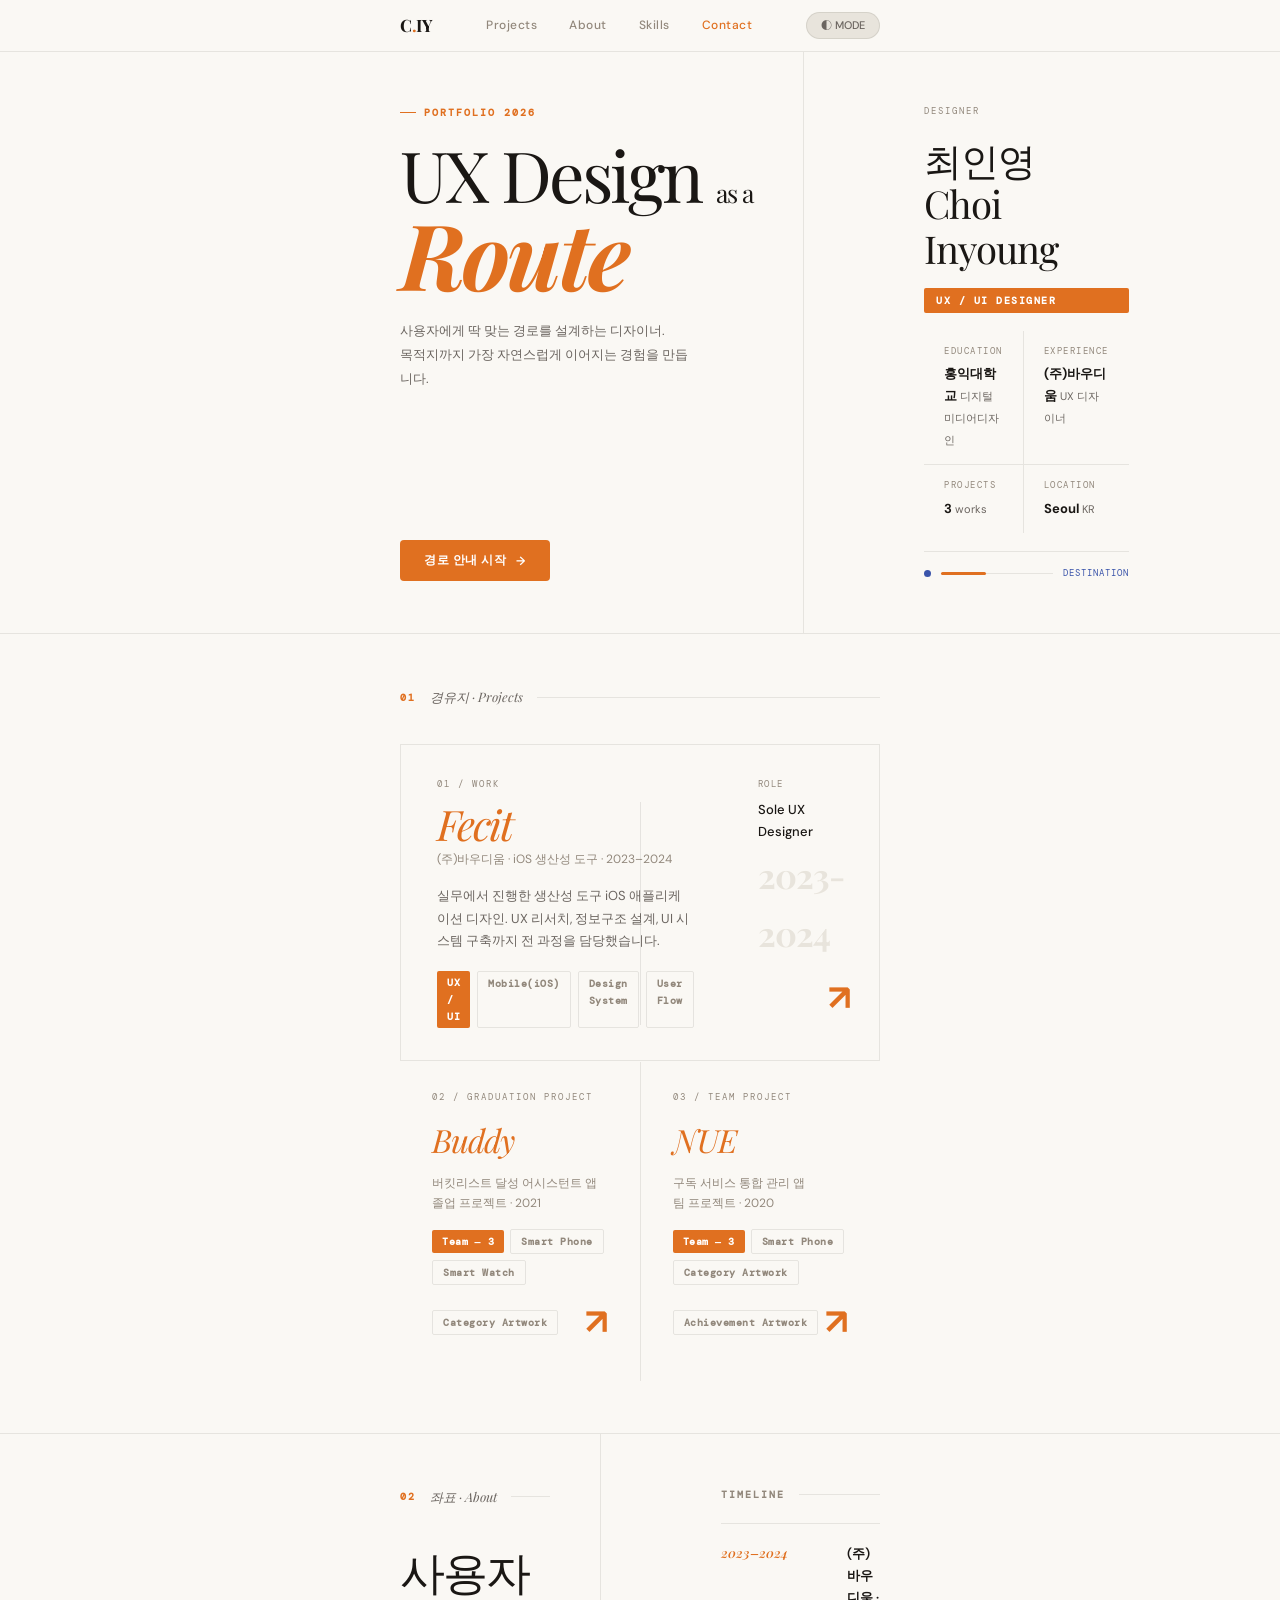
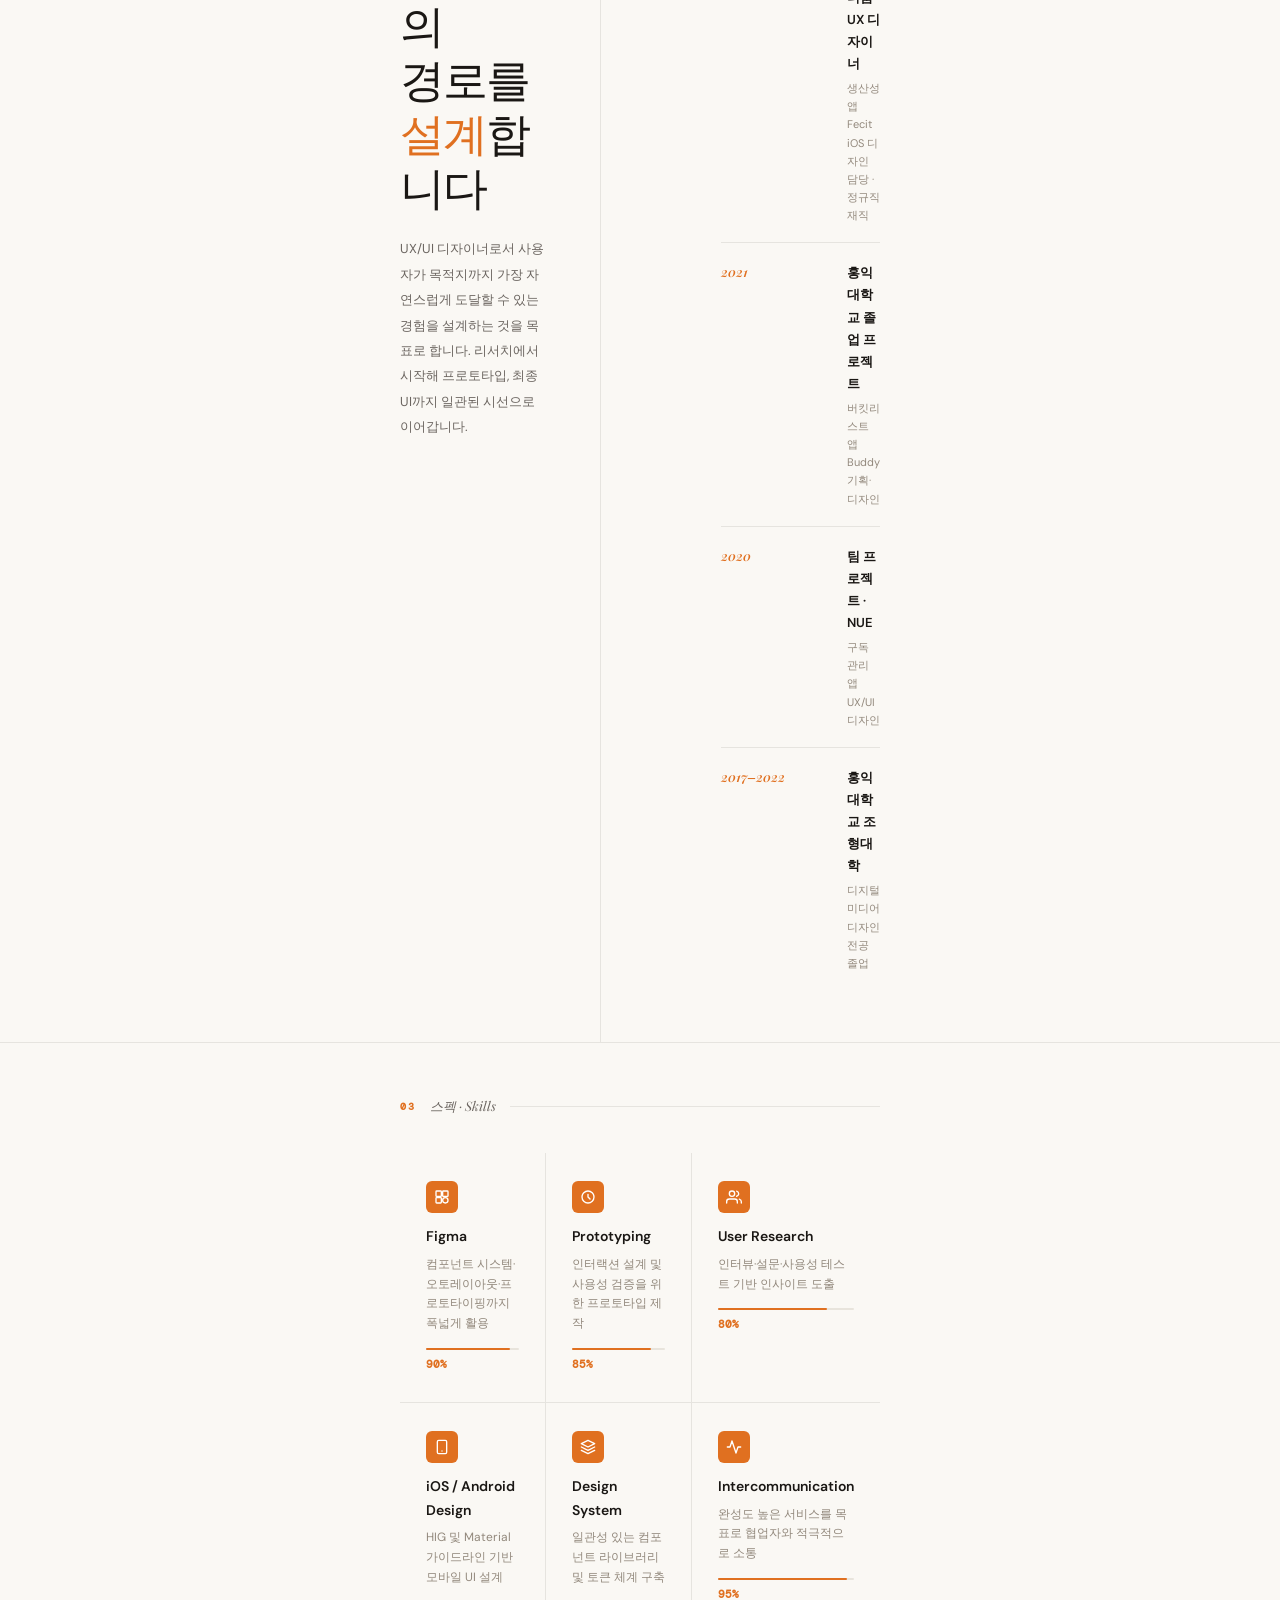
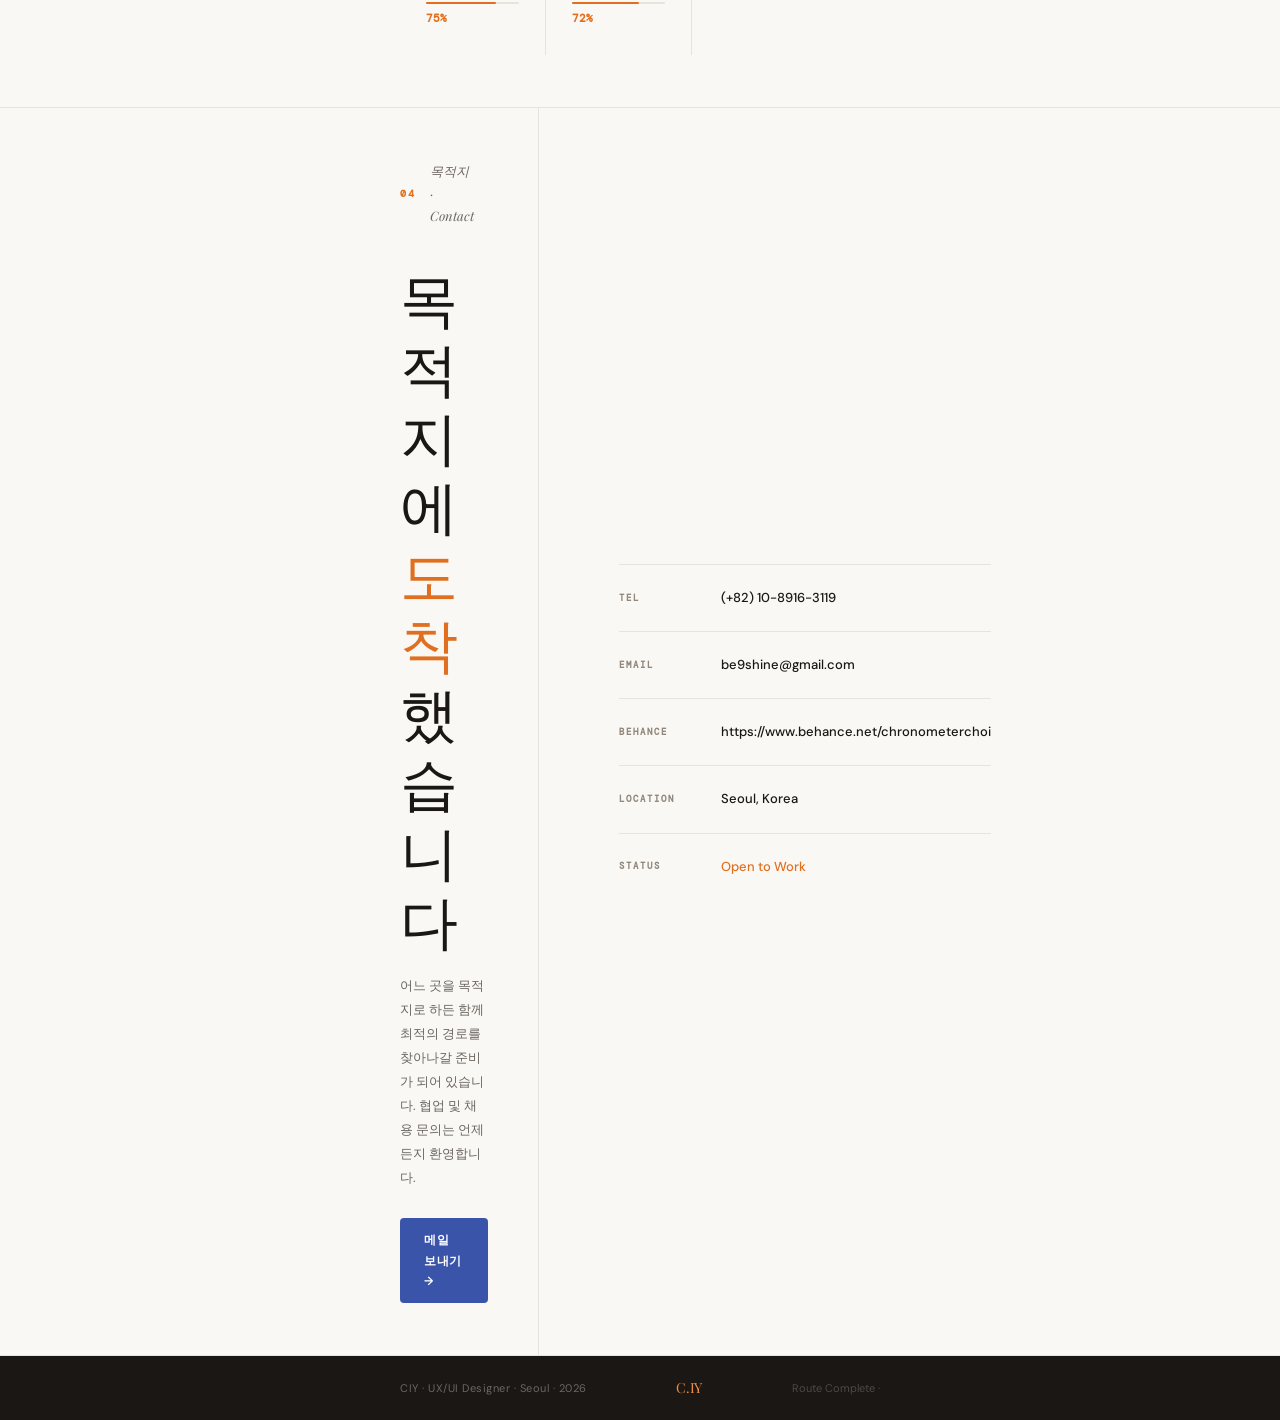
<file: index.html>
<!DOCTYPE html>
<html lang="ko" data-theme="light">
<head>
  <meta charset="UTF-8"/>
  <meta name="viewport" content="width=device-width, initial-scale=1.0"/>
  <title>Choi Inyoung — UX/UI Designer</title>
  <link rel="preconnect" href="https://fonts.googleapis.com"/>
  <link rel="preconnect" href="https://fonts.gstatic.com" crossorigin/>
  <link href="https://fonts.googleapis.com/css2?family=Playfair+Display:ital,wght@0,700;1,400;1,700&family=DM+Sans:wght@300;400;500&family=DM+Mono:wght@400;500&display=swap" rel="stylesheet"/>
  <style>
    /* ── TOKENS ─────────────────────────────────────────── */
    :root {
      --bg:      #FAF8F4;
      --bg2:     #F2EFE9;
      --bg3:     #E8E4DC;
      --ink:     #1A1714;
      --ink2:    #6B6560;
      --ink3:    #92887c;
      --acc:     #E07020;
      --acc-d:   #B85810;
      --acc-l:   #F08C40;
      --acc2:    #3a54aa;
      --line:    rgba(26,23,20,0.09);
      --serif:   'Playfair Display', Georgia, serif;
      --sans:    'DM Sans', -apple-system, sans-serif;
      --mono:    'DM Mono', 'Courier New', monospace;
    }
    [data-theme="dark"] {
      --bg:      #131110;
      --bg2:     #1C1A18;
      --bg3:     #272420;
      --ink:     #F0EDE8;
      --ink2:    #d6cec7;
      --ink3:    #bbb1a7;
      --acc:     #F4911F;
      --acc-d:   #D07010;
      --acc-l:   #FFAC50;
      --acc2:    #31429e;
      --line:    rgba(240,237,232,0.08);
    }

    /* ── RESET ──────────────────────────────────────────── */
    *, *::before, *::after { box-sizing: border-box; margin: 0; padding: 0; }
    html { scroll-behavior: smooth; }
    body {
      background: var(--bg);
      color: var(--ink);
      font-family: var(--sans);
      font-size: 14px;
      line-height: 1.7;
      transition: background .4s, color .4s;
      overflow-x: hidden;
    }
    a { color: inherit; text-decoration: none; }
    img { display: block; max-width: 100%; }

    /* ── NAV ─────────────────────────────────────────────── */
    .nav {
      position: sticky; top: 0; z-index: 100;
      background: var(--bg);
      border-bottom: 1px solid var(--line);
      display: flex; align-items: center;
      padding: 0 400px; height: 52px;
      transition: background .4s;
    }
    .nav-logo {
      font-family: var(--serif);
      font-size: 17px; font-weight: 700;
      color: var(--ink); letter-spacing: -.5px;
    }
    .nav-logo span { color: var(--acc); }
    .nav-items {
      display: flex; gap: 32px; margin: 0 auto;
    }
    .nav-item {
      font-size: 12px; color: var(--ink3);
      cursor: pointer; letter-spacing: .5px;
      font-weight: 500; transition: color .2s;
    }
    .nav-item:hover { color: var(--ink); }
    .nav-right { display: flex; align-items: center; gap: 12px; }
    .mode-btn {
      background: var(--bg3); border: 1px solid var(--line);
      color: var(--ink2); font-size: 11px;
      padding: 5px 14px; border-radius: 20px;
      cursor: pointer; font-weight: 500;
      transition: all .3s; font-family: var(--sans);
    }
    .mode-btn:hover { background: var(--bg2); color: var(--ink); }

    /* ── SECTION FADE-IN ─────────────────────────────────── */
    .reveal {
      opacity: 0; transform: translateY(28px);
      transition: opacity .7s ease, transform .7s ease;
    }
    .reveal.visible { opacity: 1; transform: translateY(0); }

    /* ── SHARED LAYOUT ───────────────────────────────────── */
    .sec-pad { padding: 52px 400px; border-bottom: 1px solid var(--line); }
    .sec-eyebrow {
      display: flex; align-items: center; gap: 14px; margin-bottom: 36px;
    }
    .eyebrow-num {
      font-size: 10px; color: var(--acc);
      font-weight: 600; letter-spacing: 2px;
      font-family: var(--mono);
    }
    .eyebrow-title {
      font-family: var(--serif); font-size: 13px;
      color: var(--ink2); font-style: italic;
    }
    .eyebrow-line { flex: 1; height: 1px; background: var(--line); }

    /* ── HERO ────────────────────────────────────────────── */
    .hero {
      display: grid; grid-template-columns: 1fr 1fr;
      border-bottom: 1px solid var(--line);
    }
    .hero-l {
      padding: 52px 50px 52px 400px;
      display: flex; flex-direction: column;
      justify-content: space-between; gap: 24px;
      border-right: 1px solid var(--line);
    }
    .hero-r {
      padding: 52px 400px 52px 120px;
      display: flex; flex-direction: column;
      justify-content: center; gap: 18px;
    }
    .issue-tag {
      display: inline-flex; align-items: center; gap: 8px;
      font-size: 10px; letter-spacing: 2px;
      color: var(--acc); font-weight: 600;
      font-family: var(--mono);
    }
    .issue-tag::before {
      content: ''; width: 16px; height: 1px; background: var(--acc);
    }
    .hero-headline {
      font-family: var(--serif);
      font-size: clamp(44px, 5.5vw, 80px);
      line-height: .95; letter-spacing: -3px; color: var(--ink);
    }
    .hero-headline em { color: var(--acc); font-style: italic; }
    .hero-sub {
      font-size: 13px; color: var(--ink2);
      line-height: 1.85; max-width: 300px;
    }
    .hero-cta {
      display: inline-flex; align-items: center; gap: 10px;
      background: var(--acc); color: #fff;
      font-size: 12px; font-weight: 600; letter-spacing: .5px;
      padding: 12px 24px; border-radius: 4px; border: none;
      cursor: pointer; transition: background .25s;
      width: fit-content; font-family: var(--sans);
    }
    .hero-cta:hover { background: var(--acc-d); }
    .cta-arrow { transition: transform .2s; }
    .hero-cta:hover .cta-arrow { transform: translateX(4px); }
    .vol-label {
      font-size: 9px; color: var(--ink3);
      letter-spacing: 2px; font-family: var(--mono);
    }
    .name-stack {
      font-family: var(--serif);
      font-size: clamp(26px, 3vw, 42px);
      color: var(--ink); line-height: 1.15; letter-spacing: -1px;
    }
    .role-pill {
      display: inline-block; background: var(--acc); color: #fff;
      font-size: 10px; font-weight: 600; letter-spacing: 1.5px;
      padding: 4px 12px; border-radius: 2px;
      font-family: var(--mono);
    }
    .hero-meta {
      display: grid; grid-template-columns: 1fr 1fr;
      gap: 1px; background: var(--line);
    }
    .meta-cell {
      background: var(--bg); padding: 13px 20px;
      transition: background .4s;
    }
    .meta-label {
      font-size: 9px; color: var(--ink3);
      letter-spacing: 1.5px; margin-bottom: 4px;
      font-family: var(--mono);
    }
    .meta-val { font-size: 13px; font-weight: 700; color: var(--ink); }
    .meta-val small {
      font-size: 11px; font-weight: 400; color: var(--ink2);
    }
    .route-strip {
      border-top: 1px solid var(--line); padding-top: 14px;
      display: flex; align-items: center; gap: 10px;
    }
    .route-node {
      width: 7px; height: 7px; border-radius: 50%;
      background: var(--acc2); flex-shrink: 0;
    }
    .route-dash {
      flex: 1; height: 1px; background: var(--line); position: relative;
    }
    .route-dash::after {
      content: ''; position: absolute; top: -1px; left: 0;
      height: 3px; width: 40%; background: var(--acc); border-radius: 2px;
    }
    .route-end {
      font-size: 9px; color: var(--acc2);
      letter-spacing: 1px; font-family: var(--mono);
    }

    /* ── PROJECTS ────────────────────────────────────────── */
    .proj-feature {
      display: grid; grid-template-columns: 1fr 1fr;
      border: 1px solid var(--line); margin-bottom: 1px;
      transition: border-color .2s;
    }
    .proj-feature:hover { border-color: var(--acc); }
    .feat-main {
      padding: 32px 36px; cursor: pointer;
    }
    .feat-num {
      font-size: 9px; color: var(--ink3);
      letter-spacing: 2px; margin-bottom: 10px;
      font-family: var(--mono);
    }
    .feat-name {
      font-family: var(--serif); font-size: 42px;
      color: var(--ink); letter-spacing: -2px;
      line-height: 1; margin-bottom: 4px;
    }
    .feat-em { color: var(--acc); font-style: italic; }
    .feat-org {
      font-size: 12px; color: var(--ink3); margin-bottom: 16px;
    }
    .feat-desc {
      font-size: 13px; color: var(--ink2);
      line-height: 1.75; max-width: 360px;
    }
    .feat-tags { display: flex; gap: 7px; margin-top: 18px; }
    .feat-tag {
      font-size: 10px; font-weight: 600;
      padding: 3px 10px; border-radius: 2px; letter-spacing: .5px;
      font-family: var(--mono);
    }
    .tag-acc { background: var(--acc); color: #fff; }
    .tag-out { border: 1px solid var(--line); color: var(--ink3); }
    .feat-side {
      padding: 32px 28px;
      display: flex; flex-direction: column;
      justify-content: space-between;
      align-items: flex-start;
    }
    .feat-side::before {
      content: '';
      position: absolute;
      left: 50%; top: 21%;
      height: 28%;
      width: 1px;
      background: var(--line);
    }
    .side-role-label {
      font-size: 9px; color: var(--ink3);
      letter-spacing: 1.5px; margin-bottom: 6px;
      font-family: var(--mono);
    }
    .side-role-val {
      font-size: 13px; color: var(--ink); font-weight: 500;
    }
    .side-year {
      font-family: var(--serif); font-size: 34px;
      color: var(--bg3); font-weight: 700;
      letter-spacing: -1px; transition: color .4s;
    }
    .side-arr {
      font-size: 36px; color: var(--acc);
      font-weight: 700; align-self: flex-end; margin-left: auto;
    }
    .proj-small-row {
      display: grid; grid-template-columns: 1fr 1fr;
      gap: 1px; background: var(--line);
    }
    .proj-small {
      background: var(--bg); padding: 28px 32px;
      cursor: pointer; transition: background .2s;
      display: flex; flex-direction: column;
    }
    .proj-small:hover { background: var(--bg2); }
    .ps-num {
      font-size: 9px; color: var(--ink3);
      letter-spacing: 2px; margin-bottom: 8px;
      font-family: var(--mono);
    }
    .ps-name {
      font-family: var(--serif); font-size: 32px;
      color: var(--ink); letter-spacing: -1px; margin-bottom: 6px;
    }
    .ps-sub {
      font-size: 12px; color: var(--ink3);
      margin-bottom: 16px; flex: 1; line-height: 1.65;
    }
    .ps-foot {
      display: flex; justify-content: flex-start; align-items: center;
      gap: 6px; flex-wrap: wrap;
    }
    .ps-tag {
      font-size: 10px; font-weight: 600;
      padding: 3px 10px; border-radius: 2px;
      letter-spacing: .5px; font-family: var(--mono);
    }
    .ps-tag-acc { background: var(--acc); color: #fff; }
    .ps-tag-out { border: 1px solid var(--line); color: var(--ink3); }
    .ps-arr { font-size: 36px; color: var(--acc); font-weight: 700; margin-left: auto; }

    /* ── ABOUT ───────────────────────────────────────────── */
    .about-sec {
      display: grid; grid-template-columns: 1fr 1fr;
      border-bottom: 1px solid var(--line);
    }
    .about-l { padding: 52px 50px 52px 400px; border-right: 1px solid var(--line); }
    .about-big {
      font-family: var(--serif);
      font-size: clamp(32px, 3.5vw, 58px);
      letter-spacing: -2px; line-height: 1.2;
      color: var(--ink); margin-bottom: 24px;
    }
    .about-big em { color: var(--acc); font-style: normal; }
    .about-body {
      font-size: 13px; color: var(--ink2);
      line-height: 1.95; max-width: 440px;
    }
    .about-r { padding: 52px 400px 52px 120px; }
    .tl-item {
      display: grid; grid-template-columns: 110px 1fr;
      gap: 16px; padding: 18px 0;
      border-top: 1px solid var(--line);
    }
    .tl-yr {
      font-size: 13px; color: var(--acc); font-weight: 600;
      padding-top: 0; font-family: var(--serif);
      font-style: italic;
    }
    .tl-t {
      font-size: 13px; font-weight: 600;
      color: var(--ink); margin-bottom: 4px;
      padding-top: 1px;
    }
    .tl-s { font-size: 11px; color: var(--ink3); line-height: 1.65; }

    /* ── SKILLS ──────────────────────────────────────────── */
    .skills-grid {
      display: grid; grid-template-columns: repeat(3, 1fr);
      gap: 1px; background: var(--line);
    }
    .sk-cell {
      background: var(--bg); padding: 28px 26px;
      transition: background .2s;
    }
    .sk-cell:hover { background: var(--bg2); }
    .sk-icon {
      width: 32px; height: 32px; border-radius: 6px;
      background: var(--acc); margin-bottom: 12px;
      display: flex; align-items: center; justify-content: center;
    }
    .sk-icon svg {
      width: 16px; height: 16px; stroke: #fff;
      fill: none; stroke-width: 2; stroke-linecap: round;
      stroke-linejoin: round;
    }
    .sk-name {
      font-size: 14px; font-weight: 600;
      color: var(--ink); margin-bottom: 6px;
    }
    .sk-desc {
      font-size: 12px; color: var(--ink3);
      line-height: 1.65; margin-bottom: 14px;
    }
    .sk-bar { height: 2px; background: var(--bg3); border-radius: 1px; }
    .sk-fill { height: 2px; background: var(--acc); border-radius: 1px; }
    .sk-pct {
      font-size: 11px; color: var(--acc);
      font-weight: 600; margin-top: 5px;
      font-family: var(--mono);
    }

    /* ── CONTACT ─────────────────────────────────────────── */
    .contact-sec {
      display: grid; grid-template-columns: 1fr 1fr;
      border-bottom: 1px solid var(--line);
    }
    .contact-l {
      padding: 52px 50px 52px 400px; border-right: 1px solid var(--line);
      display: flex; flex-direction: column; justify-content: space-between;
    }
    .contact-big {
      font-family: var(--serif);
      font-size: clamp(36px, 4.5vw, 64px);
      letter-spacing: -3px; line-height: 1.2;
      color: var(--ink); margin-bottom: 20px;
    }
    .contact-big em { color: var(--acc); font-style: normal; }
    .contact-note {
      font-size: 13px; color: var(--ink2);
      line-height: 1.85; max-width: 420px;
    }
    .contact-cta {
      display: inline-flex; align-items: center; gap: 10px;
      background: var(--acc2); color: #fff;
      font-size: 12px; font-weight: 600; letter-spacing: .5px;
      padding: 12px 24px; border-radius: 4px; border: none;
      cursor: pointer; transition: opacity .3s;
      width: fit-content; margin-top: 28px; font-family: var(--sans);
    }
    .contact-cta:hover { opacity: .88; }
    .contact-r {
      padding: 52px 400px 52px 80px;
      display: flex; flex-direction: column; justify-content: center;
    }
    .ci {
      padding: 22px 0; border-top: 1px solid var(--line);
      display: grid; grid-template-columns: 88px 1fr;
      gap: 14px; align-items: center;
    }
    .ci-k {
      font-size: 9px; color: var(--ink3);
      letter-spacing: 2px; font-weight: 600; font-family: var(--mono);
    }
    .ci-v { font-size: 13px; color: var(--ink); font-weight: 500; }
    .ci-v.open { color: var(--acc); }

    /* ── FOOTER ──────────────────────────────────────────── */
    .foot {
      display: flex; justify-content: space-between; align-items: center;
      padding: 20px 400px; background: var(--ink);
      transition: background .4s;
    }
    [data-theme="dark"] .foot { background: var(--bg2); }
    .foot-l {
      font-size: 11px; color: rgba(255,255,255,.35); letter-spacing: .5px;
    }
    [data-theme="dark"] .foot-l { color: var(--ink3); }
    .foot-logo {
      font-family: var(--serif); font-size: 14px;
      color: var(--acc-l); letter-spacing: -.3px;
    }
    .foot-r { font-size: 11px; color: rgba(255,255,255,.22); }
    [data-theme="dark"] .foot-r { color: var(--ink3); }

    /* ── RESPONSIVE ──────────────────────────────────────── */
    @media (max-width: 900px) {
      .nav { padding: 0 24px; }
      .nav-items { display: none; }
      .hero, .about-sec, .contact-sec {
        grid-template-columns: 1fr;
      }
      .hero-l, .about-l {
        border-right: none;
        border-bottom: 1px solid var(--line);
      }
      .contact-l { border-right: none; border-bottom: 1px solid var(--line); }
      .sec-pad, .hero-l, .hero-r,
      .about-l, .about-r, .contact-l, .contact-r {
        padding: 36px 24px;
      }
      .proj-feature {
        display: grid; grid-template-columns: 1fr 1fr;
        border: 1px solid var(--line); margin-bottom: 1px;
        transition: border-color .2s;
        position: relative;
      }
      .feat-side {
        padding: 32px 28px;
        display: flex; flex-direction: column;
        justify-content: space-between;
        align-items: flex-end;
      }
      .proj-small-row { grid-template-columns: 1fr; }
      .skills-grid { grid-template-columns: 1fr 1fr; }
      .foot { padding: 20px 24px; }
    }
    @media (max-width: 560px) {
      .skills-grid { grid-template-columns: 1fr; }
      .hero-headline { font-size: 40px; }
    }
  </style>
</head>
<body>

<!-- NAV -->
<nav class="nav">
  <div class="nav-logo">C<span>.</span>IY</div>
  <div class="nav-items">
    <a class="nav-item" href="#work">Projects</a>
    <a class="nav-item" href="#about">About</a>
    <a class="nav-item" href="#skills">Skills</a>
    <a class="nav-item" href="#contact">Contact</a>
  </div>
  <div class="nav-right">
    <button class="mode-btn" id="modeBtn" onclick="toggleMode()">◐ MODE</button>
  </div>
</nav>

<!-- HERO -->
<section class="hero reveal visible">
  <div class="hero-l">
    <div style="display:flex;flex-direction:column;gap:20px;">
      <div class="issue-tag">PORTFOLIO 2026</div>
      <div class="hero-headline">
        <span style="white-space:nowrap;">UX Design <span style="font-size:25px;letter-spacing:-1px;font-style:normal;">as a</span></span><br>
        <em style="font-size:clamp(57px,7.15vw,104px);font-weight:700;line-height:1;">Route</em>
      </div>
      <div class="hero-sub">
        사용자에게 딱 맞는 경로를 설계하는 디자이너.<br>
        목적지까지 가장 자연스럽게 이어지는 경험을 만듭니다.
      </div>
    </div>
    <button class="hero-cta" onclick="document.getElementById('work').scrollIntoView({behavior:'smooth'})">
      경로 안내 시작 <span class="cta-arrow">→</span>
    </button>
  </div>
  <div class="hero-r">
    <div class="vol-label">DESIGNER</div>
    <div class="name-stack">최인영<br>Choi Inyoung</div>
    <div class="role-pill">UX / UI DESIGNER</div>
    <div class="hero-meta">
      <div class="meta-cell">
        <div class="meta-label">EDUCATION</div>
        <div class="meta-val">홍익대학교 <small>디지털미디어디자인</small></div>
      </div>
      <div class="meta-cell">
        <div class="meta-label">EXPERIENCE</div>
        <div class="meta-val">(주)바우디움 <small>UX 디자이너</small></div>
      </div>
      <div class="meta-cell">
        <div class="meta-label">PROJECTS</div>
        <div class="meta-val">3 <small>works</small></div>
      </div>
      <div class="meta-cell">
        <div class="meta-label">LOCATION</div>
        <div class="meta-val">Seoul <small>KR</small></div>
      </div>
    </div>
    <div class="route-strip">
      <div class="route-node"></div>
      <div class="route-dash"></div>
      <div class="route-end">DESTINATION</div>
    </div>
  </div>
</section>

<!-- PROJECTS -->
<section class="sec-pad reveal" id="work">
  <div class="sec-eyebrow">
    <div class="eyebrow-num">01</div>
    <div class="eyebrow-title">경유지 · Projects</div>
    <div class="eyebrow-line"></div>
  </div>

  <!-- Featured: Fecit -->
  <a href="fecit.html" style="display:contents;text-decoration:none;color:inherit;">
    <div class="proj-feature">
    <div class="feat-main">
      <div class="feat-num">01 / WORK</div>
      <div class="feat-name"><span class="feat-em">Fecit</span></div>
      <div class="feat-org">(주)바우디움 · iOS 생산성 도구 · 2023–2024</div>
      <div class="feat-desc">
        실무에서 진행한 생산성 도구 iOS 애플리케이션 디자인.
        UX 리서치, 정보구조 설계, UI 시스템 구축까지 전 과정을 담당했습니다.
      </div>
      <div class="feat-tags">
        <span class="feat-tag tag-acc">UX / UI</span>
        <span class="feat-tag tag-out">Mobile(iOS)</span>
        <span class="feat-tag tag-out">Design System</span>
        <span class="feat-tag tag-out">User Flow</span>
      </div>
    </div>
    <div class="feat-side">
      <div>
        <div class="side-role-label">ROLE</div>
        <div class="side-role-val">Sole UX Designer</div>
      </div>
      <div class="side-year">2023-2024</div>
      <div class="side-arr">↗</div>
    </div>
    </div>
  </a>

  <!-- Small: Buddy + NUE -->
  <div class="proj-small-row">
    <div class="proj-small" onclick="location.href='buddy.html'" style="cursor:pointer">
      <div class="ps-num">02 / GRADUATION PROJECT</div>
      <div class="ps-name"><em style="font-style:italic;color:var(--acc)">Buddy</em></div>
      <div class="ps-sub">버킷리스트 달성 어시스턴트 앱<br>졸업 프로젝트 · 2021</div>
      <div class="ps-foot">
        <span class="ps-tag ps-tag-acc">Team ― 3</span>
        <span class="ps-tag ps-tag-out">Smart Phone</span>
        <span class="ps-tag ps-tag-out">Smart Watch</span>
        <span class="ps-tag ps-tag-out">Category Artwork</span>
        <span class="ps-arr">↗</span>
      </div>
    </div>
    <div class="proj-small" onclick="location.href='nue.html'" style="cursor:pointer">
      <div class="ps-num">03 / TEAM PROJECT</div>
      <div class="ps-name"><em style="font-style:italic;color:var(--acc)">NUE</em></div>
      <div class="ps-sub">구독 서비스 통합 관리 앱<br>팀 프로젝트 · 2020</div>
      <div class="ps-foot">
        <span class="ps-tag ps-tag-acc">Team ― 3</span>
        <span class="ps-tag ps-tag-out">Smart Phone</span>
        <span class="ps-tag ps-tag-out">Category Artwork</span>
        <span class="ps-tag ps-tag-out">Achievement Artwork</span>
        <span class="ps-arr">↗</span>
      </div>
    </div>
  </div>
</section>

<!-- ABOUT -->
<section class="about-sec reveal" id="about">
  <div class="about-l">
    <div class="sec-eyebrow">
      <div class="eyebrow-num">02</div>
      <div class="eyebrow-title">좌표 · About</div>
      <div class="eyebrow-line"></div>
    </div>
    <div class="about-big">
      사용자의<br>경로를<br><em>설계</em>합니다
    </div>
    <div class="about-body">
      UX/UI 디자이너로서 사용자가 목적지까지 가장 자연스럽게 도달할 수 있는
      경험을 설계하는 것을 목표로 합니다. 리서치에서 시작해 프로토타입,
      최종 UI까지 일관된 시선으로 이어갑니다.
    </div>
  </div>
  <div class="about-r">
    <div class="sec-eyebrow" style="margin-bottom:20px">
      <div class="eyebrow-num" style="color:var(--ink3)">TIMELINE</div>
      <div class="eyebrow-line"></div>
    </div>
    <div class="tl-item">
      <div class="tl-yr">2023–2024</div>
      <div>
        <div class="tl-t">(주)바우디움 · UX 디자이너</div>
        <div class="tl-s">생산성 앱 Fecit iOS 디자인 담당 · 정규직 재직</div>
      </div>
    </div>
    <div class="tl-item">
      <div class="tl-yr">2021</div>
      <div>
        <div class="tl-t">홍익대학교 졸업 프로젝트</div>
        <div class="tl-s">버킷리스트 앱 Buddy 기획·디자인</div>
      </div>
    </div>
    <div class="tl-item">
      <div class="tl-yr">2020</div>
      <div>
        <div class="tl-t">팀 프로젝트 · NUE</div>
        <div class="tl-s">구독 관리 앱 UX/UI 디자인</div>
      </div>
    </div>
    <div class="tl-item">
      <div class="tl-yr">2017–2022</div>
      <div>
        <div class="tl-t">홍익대학교 조형대학</div>
        <div class="tl-s">디지털미디어디자인전공 졸업</div>
      </div>
    </div>
  </div>
</section>

<!-- SKILLS -->
<section class="sec-pad reveal" id="skills">
  <div class="sec-eyebrow">
    <div class="eyebrow-num">03</div>
    <div class="eyebrow-title">스펙 · Skills</div>
    <div class="eyebrow-line"></div>
  </div>
  <div class="skills-grid">
    <div class="sk-cell">
      <div class="sk-icon">
        <svg viewBox="0 0 24 24"><rect x="3" y="3" width="8" height="8" rx="1"/><rect x="13" y="3" width="8" height="8" rx="1"/><rect x="3" y="13" width="8" height="8" rx="1"/><circle cx="17" cy="17" r="4"/></svg>
      </div>
      <div class="sk-name">Figma</div>
      <div class="sk-desc">컴포넌트 시스템·오토레이아웃·프로토타이핑까지 폭넓게 활용</div>
      <div class="sk-bar"><div class="sk-fill" style="width:90%"></div></div>
      <div class="sk-pct">90%</div>
    </div>
    <div class="sk-cell">
      <div class="sk-icon">
        <svg viewBox="0 0 24 24"><circle cx="12" cy="12" r="9"/><polyline points="12 8 12 12 15 15"/></svg>
      </div>
      <div class="sk-name">Prototyping</div>
      <div class="sk-desc">인터랙션 설계 및 사용성 검증을 위한 프로토타입 제작</div>
      <div class="sk-bar"><div class="sk-fill" style="width:85%"></div></div>
      <div class="sk-pct">85%</div>
    </div>
    <div class="sk-cell">
      <div class="sk-icon">
        <svg viewBox="0 0 24 24"><path d="M17 21v-2a4 4 0 0 0-4-4H5a4 4 0 0 0-4 4v2"/><circle cx="9" cy="7" r="4"/><path d="M23 21v-2a4 4 0 0 0-3-3.87"/><path d="M16 3.13a4 4 0 0 1 0 7.75"/></svg>
      </div>
      <div class="sk-name">User Research</div>
      <div class="sk-desc">인터뷰·설문·사용성 테스트 기반 인사이트 도출</div>
      <div class="sk-bar"><div class="sk-fill" style="width:80%"></div></div>
      <div class="sk-pct">80%</div>
    </div>
    <div class="sk-cell">
      <div class="sk-icon">
        <svg viewBox="0 0 24 24"><rect x="5" y="2" width="14" height="20" rx="2"/><line x1="12" y1="18" x2="12.01" y2="18"/></svg>
      </div>
      <div class="sk-name">iOS / Android Design</div>
      <div class="sk-desc">HIG 및 Material 가이드라인 기반 모바일 UI 설계</div>
      <div class="sk-bar"><div class="sk-fill" style="width:75%"></div></div>
      <div class="sk-pct">75%</div>
    </div>
    <div class="sk-cell">
      <div class="sk-icon">
        <svg viewBox="0 0 24 24"><path d="M12 2L2 7l10 5 10-5-10-5z"/><path d="M2 17l10 5 10-5"/><path d="M2 12l10 5 10-5"/></svg>
      </div>
      <div class="sk-name">Design System</div>
      <div class="sk-desc">일관성 있는 컴포넌트 라이브러리 및 토큰 체계 구축</div>
      <div class="sk-bar"><div class="sk-fill" style="width:72%"></div></div>
      <div class="sk-pct">72%</div>
    </div>
    <div class="sk-cell">
      <div class="sk-icon">
        <svg viewBox="0 0 24 24"><polyline points="22 12 18 12 15 21 9 3 6 12 2 12"/></svg>
      </div>
      <div class="sk-name">Intercommunication</div>
      <div class="sk-desc">완성도 높은 서비스를 목표로 협업자와 적극적으로 소통</div>
      <div class="sk-bar"><div class="sk-fill" style="width:95%"></div></div>
      <div class="sk-pct">95%</div>
    </div>
  </div>
</section>

<!-- CONTACT -->
<section class="contact-sec reveal" id="contact">
  <div class="contact-l">
    <div>
      <div class="sec-eyebrow">
        <div class="eyebrow-num">04</div>
        <div class="eyebrow-title">목적지 · Contact</div>
        <div class="eyebrow-line"></div>
      </div>
      <div class="contact-big">
        목적지에<br><em>도착</em>했습니다
      </div>
      <div class="contact-note">
        어느 곳을 목적지로 하든 함께 최적의 경로를 찾아나갈 준비가
        되어 있습니다. 협업 및 채용 문의는 언제든지 환영합니다.
      </div>
    </div>
    <a href="mailto:be9shine@gmail.com" class="contact-cta">메일 보내기 →</a>
  </div>
  <div class="contact-r">
    <div class="ci"><div class="ci-k">TEL</div><div class="ci-v">(+82) 10-8916-3119</div></div>
    <div class="ci"><div class="ci-k">EMAIL</div><div class="ci-v">be9shine@gmail.com</div></div>
    <div class="ci"><div class="ci-k">BEHANCE</div><div class="ci-v">https://www.behance.net/chronometerchoi</div></div>
    <div class="ci"><div class="ci-k">LOCATION</div><div class="ci-v">Seoul, Korea</div></div>
    <div class="ci"><div class="ci-k">STATUS</div><div class="ci-v open">Open to Work</div></div>
  </div>
</section>

<!-- FOOTER -->
<footer class="foot">
  <div class="foot-l">CIY · UX/UI Designer · Seoul · 2026</div>
  <div class="foot-logo">C.IY</div>
  <div class="foot-r">Route Complete ·</div>
</footer>

<script>
  /* ── DARK / LIGHT MODE ───────────────────────────── */
  function toggleMode() {
    const html = document.documentElement;
    html.dataset.theme = html.dataset.theme === 'dark' ? 'light' : 'dark';
    localStorage.setItem('theme', html.dataset.theme);
  }
  // Restore saved theme
  (function () {
    const saved = localStorage.getItem('theme');
    if (saved) document.documentElement.dataset.theme = saved;
  })();

  /* ── SCROLL REVEAL ───────────────────────────────── */
  const obs = new IntersectionObserver(entries => {
    entries.forEach(e => {
      if (e.isIntersecting) e.target.classList.add('visible');
    });
  }, { threshold: 0.08 });
  document.querySelectorAll('.reveal').forEach(el => obs.observe(el));

  /* ── ACTIVE NAV ──────────────────────────────────── */
  const sections = document.querySelectorAll('section[id]');
  const navItems = document.querySelectorAll('.nav-item');
  const navObs = new IntersectionObserver(entries => {
    entries.forEach(e => {
      if (e.isIntersecting) {
        navItems.forEach(n => n.style.color = '');
        const active = document.querySelector(`.nav-item[href="#${e.target.id}"]`);
        if (active) active.style.color = 'var(--acc)';
      }
    });
  }, { threshold: 0.4 });
  sections.forEach(s => navObs.observe(s));
</script>
</body>
</html>
</file>
